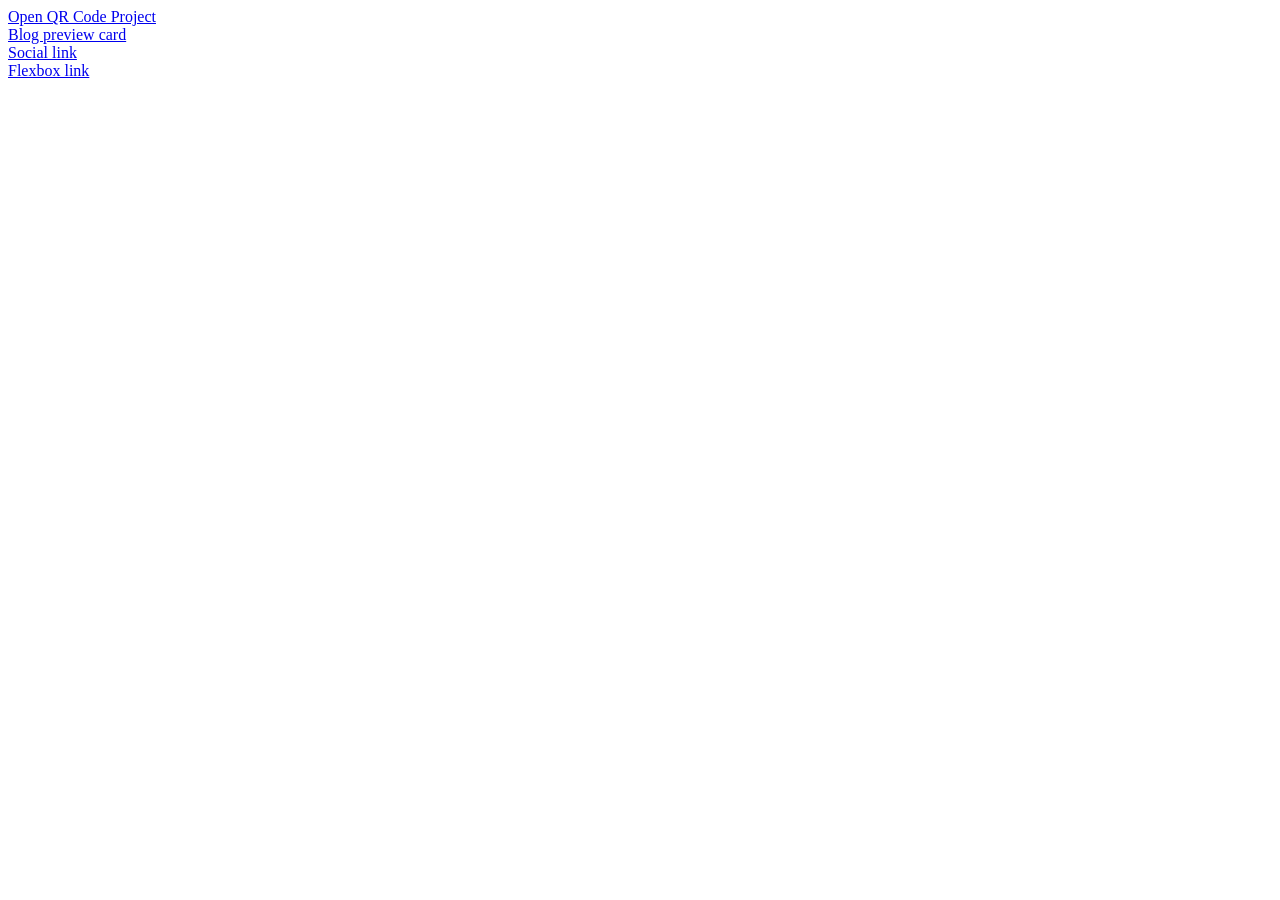
<file: docs/index.html>
<!DOCTYPE html>
<html>
<body>
  <a href="./html1-qr-code/">Open QR Code Project</a>
  <br>
  <a href="./html2-blog-previe card/">Blog preview card</a>
  <br>
  <a href="./social-link/">Social link</a>
  <br>
  <a href="./flexboxpractice/">Flexbox link</a>
</body>
</html>
</file>
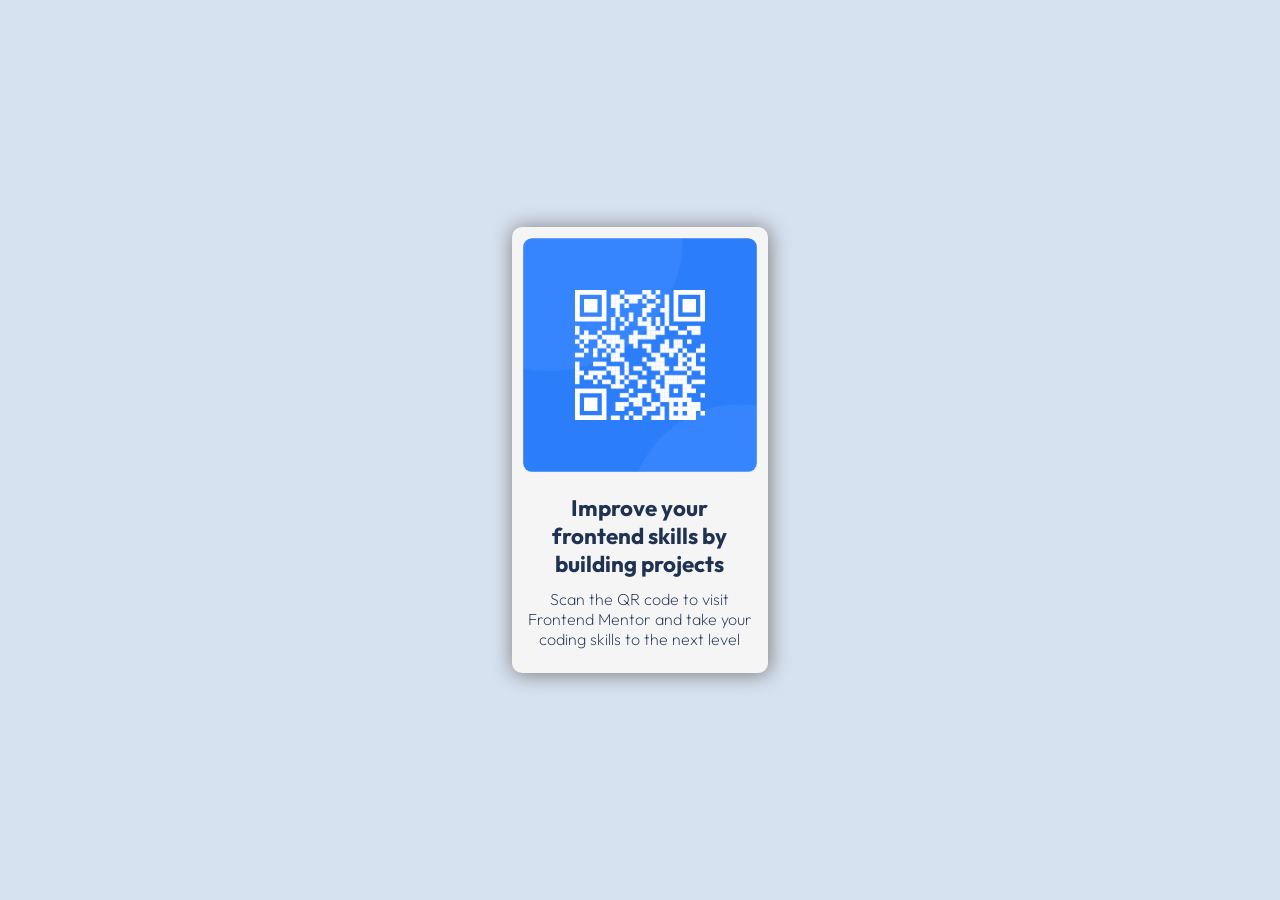
<file: docs/html1-qr-code/index.html>
<!DOCTYPE html>
<html lang="en">
<head>
  <style>
    @import url('https://fonts.googleapis.com/css2?family=Outfit:wght@100..900&display=swap');
    </style>
  <meta charset="UTF-8">
  <meta name="viewport" content="width=device-width, initial-scale=1.0">
  <title>QRCode</title>
  <link rel="stylesheet" href="style.css">
</head>
<body>
  <div class="container">
    <div class="up">
      <img src="image/image-qr-code.png" alt="qr code">
    </div>
    <div class="down">
      <h1>Improve your frontend skills by building projects</h1>
      <p>Scan the QR code to visit Frontend  Mentor and take your coding skills to the next level</p>
    </div>
  </div>
</body>
</html>
</file>
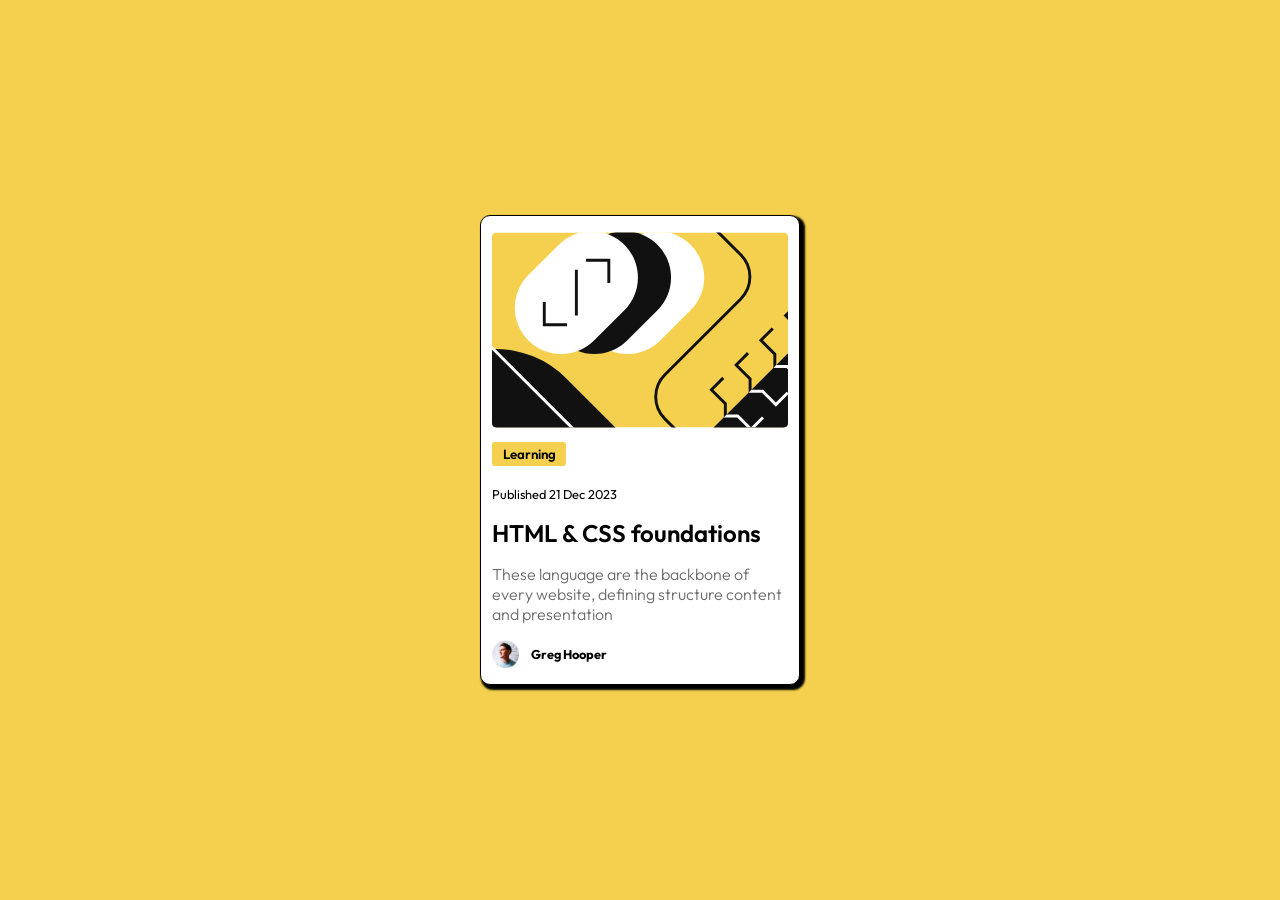
<file: docs/html2-blog-previe card/index.html>
<!DOCTYPE html>
<html lang="en">
<head>
      <meta charset="UTF-8">
      <meta name="viewport" content="width=device-width, initial-scale=1.0">
      <style>
            @import url('https://fonts.googleapis.com/css2?family=Figtree:ital,wght@0,300..900;1,300..900&family=Outfit:wght@100..900&display=swap');
            </style>
      <title>Blog Card</title>
      <link rel="stylesheet" href="style.css">
</head>
<body>
      <main>
            <div role="main" class="container">
                  <div class="inner">
                        <div class="upper"><img src="images/illustration-article.svg" alt=""></div>
                        <div class="lower">
                              <button>Learning</button>
                              <p class="date">Published 21 Dec 2023</p>
                              <h1>HTML & CSS foundations</h1>
                              <p class="para">These language are the backbone of every website, defining structure content and presentation</p>
                              <div class="devsection">
                                    <img src="images/image-avatar.webp" alt="">
                                    <p class="name">Greg Hooper</p>
                              </div>
                        </div>
                  </div>
            </div>
      </main>
</body>
</html>
</file>
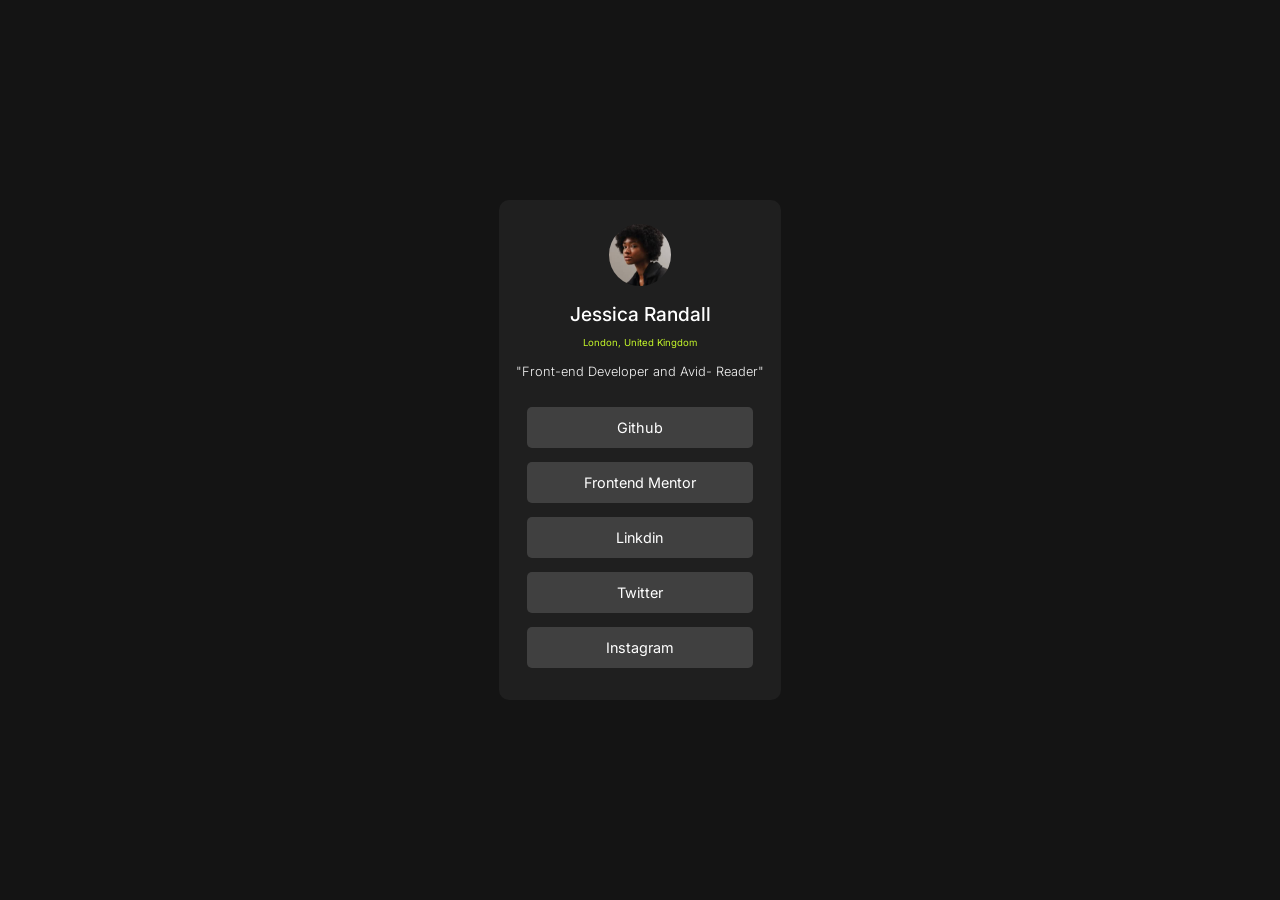
<file: docs/social-link/index.html>
<!DOCTYPE html>
<html lang="en">
<head>
    <style>
@import url('https://fonts.googleapis.com/css2?family=Inter:ital,opsz,wght@0,14..32,100..900;1,14..32,100..900&display=swap');
</style>
    <meta charset="UTF-8">
    <meta name="viewport" content="width=device-width, initial-scale=1.0">
    <link rel="stylesheet" href="style.css">
    <title>Social profile</title>
</head>
<body>
    <main>
        <div class="up">
            <img src="images/avatar-jessica.jpeg" alt="">
            <h1>Jessica Randall </h1>
            <p>London, United Kingdom</p>
            <p>"Front-end Developer and Avid- Reader"</p>
        </div>
        <div class="down">
            <p>Github</p>
            <p>Frontend Mentor</p>
            <p>Linkdin</p>
            <p>Twitter</p>
            <p>Instagram</p>
        </div>
        
    </main>
</body>
</html>
</file>
<file: docs/html1-qr-code/style.css>
html{
      font-size: 16px;
}
*{
      margin: 0;
      box-sizing: border-box;
      font-family: "Outfit", sans-serif;
      font-optical-sizing: auto;
      font-style: normal;
}
html, body{
      height: 100%;
      width: 100%;
}
body{
      
      background-color: hsl(212, 45%, 89%);
      display: flex;
      justify-content: center;
      align-items: center;
}

.container{
      width: 20%;
      max-width: 1200px;
      display: flex;
      flex-direction: column;
      border-radius: 10px;
      background-color: whitesmoke;
      box-shadow: 1px 1px 20px 1px grey;
}
.up{
      height: 50%;
      width: 100%;
      display: flex;
      justify-content: center;
      align-items: center;
      overflow: hidden;
}
img{  
      width: 100%;
      padding: 0.7em;
      border-radius: 20px;
      display: block;

}
h1{
      max-width: 90%;
      margin: auto;
      text-align: center;
      font-size: 1.4rem;
      padding-top: 0.5em;
      padding-bottom: 0.5em;
      color: hsl(218, 44%, 22%);
}
p{
      text-align: center;
      max-width: 18em;
      margin: auto;
      font-size: 1rem;
      padding-bottom: 1.5em;
      color: hsl(218, 44%, 22%);
      font-weight: 200;
      max-width: 90%;
}
@media (min-width: 768px) and (max-width: 1024px) {
      html{
            font-size: 17px;
      }
      .container{
            width: 50%;
      }
      h1{
            max-width: 90%;
            margin: auto;
      }
      p{
            max-width: 90%;
      }
    }
    @media (max-width: 767px){
      .container{
            width: 90%;
            margin-top: 1em;
            min-width: 280px;
            
      }
      h1{
            max-width: 90%;
            margin: auto;
      }
      p{
            max-width: 90%;
      }
    }
</file>
<file: docs/html2-blog-previe card/style.css>
*{
      margin: 0;
      box-sizing: border-box;
      font-family: "Outfit", sans-serif;
      font-optical-sizing: auto;
      font-style: normal;

}
html{
      font-size: 16px;
}
html,body,main{
      height: 100%;
      width: 100%;
}
body{
      background-color: hsl(47, 88%, 63%);
}
main{
      display: flex;
      justify-content: center;
      align-items: center;
}
.container{
      border: 1px solid black;
      width: 25%;
      max-width: 1200px;
      height: 470px;
      display: flex;
      justify-content: center;
      align-items: center;
      border-radius: 10px;
      background-color: white;
      box-shadow: 3px 3px 2px 2px;
}
.inner{
      width: 93%;
      height: 93%;
}
.upper{
      width: 100%;
      height: 45%;
}
.upper img{
      width: 100%;
      height: 100%;
      object-fit: cover;
      border-radius: 5px;
}
.lower{
      width: 100%;
      height: 55%;
      display: flex;
      flex-direction: column;
      align-items: flex-start;
      justify-content: space-between;
}
.devsection{
      display: flex;
      align-items: center;
      gap: 0.7em;
}
.devsection img{
      width: 18%;
}
button{
      margin-top: 1em;
      font-weight:600;
      padding: 0.3em 0.8em;
      border: none;
      background-color: hsl(47, 88%, 63%);
      border-radius: 3px;
}
.date{
      font-size: 0.8rem;
      padding-top: 0.3em;
      font-weight: 400;
}
h1{
      font-size: 1.5rem;
      font-weight: 600;
}
.para{
      color: hsl(0, 0%, 42%);
      font-weight: 300;
      font-size: 1rem;
}
.name{
      font-size: 0.8rem;
      font-weight: bold;
}

@media (min-width: 768px) and (max-width: 1024px) {
      /* tablet styles */
      .container{
            width: 50%;
      }
    }
/* Phone styles are default (no media query) */

/* Small phones → tablets */
@media (max-width: 767px) {
      /* phone only */
      .container{
            width: 80%;
      }
    }
    
h1:hover{
      cursor: pointer;
      color: hsl(47, 88%, 63%);
}
</file>
<file: docs/social-link/style.css>
*{
    margin: 0;
    padding: 0;
    box-sizing: border-box;
    font-family: "Inter", sans-serif;
}
html{
    font-size: 16px;
}

body, html {
    height: 100%;
    width: 100%;
    background-color: hsl(0, 0%, 8%);
    
}
body{
    display: flex;
    justify-content: center;
    align-items: center;
}
main{
    border: 1px solid black;
    height: 500px;
    width: 22%;
    max-width: 800px;
    background-color: hsl(0, 0%, 12%);
    border: none;
    border-radius: 10px;
}
.up{
    width: 100%;
    height: 40%;
    display: flex;
    flex-direction: column;
    align-items: center;
    justify-content: space-around;
}
.up img{
    width: 22%;
    border-radius: 50%;
    margin-top: 1em;
}
.up h1{
    color: white;
    font-size: 1.2rem;
    font-weight: 500;
}
.up p:nth-of-type(1){
    color:  hsl(75, 94%, 57%);
    margin-top: -0.5em;
    font-size: 0.6rem;
}
.up p:nth-of-type(2){
    color: whitesmoke;
    margin-bottom: 1em;
    font-size: 0.8rem;
    font-weight: 300;
}
.down{
    height: 55%;
    width: 100%;
    display: flex;
    flex-direction: column;
    align-items: center;
    justify-content:space-around;
}
.down p{
    background-color: hsl(0, 0%, 25%);
    width: 80%;
    text-align: center;
    padding: 0.8em 0;
    border-radius: 5px;
    color: white;
    font-size: 0.9rem;

}
.down p:hover{
    cursor: pointer;
    background-color: hsl(75, 94%, 57%);
    color: black;
    font-weight: 800;
}
@media (min-width:360px) and (max-width:480px) {
    main{
        width: 90%;
        height: 75%;
        max-height: 1000px;
    }
    html{
        font-size: 18px;
    }
}
@media (max-width:350px){
    
    main{
     width: 90%;
     height: 95%;
     
    }
}
@media (min-width:500px) and (max-width:1200px){
    main{
        width: 38%;
    }
}
</file>
